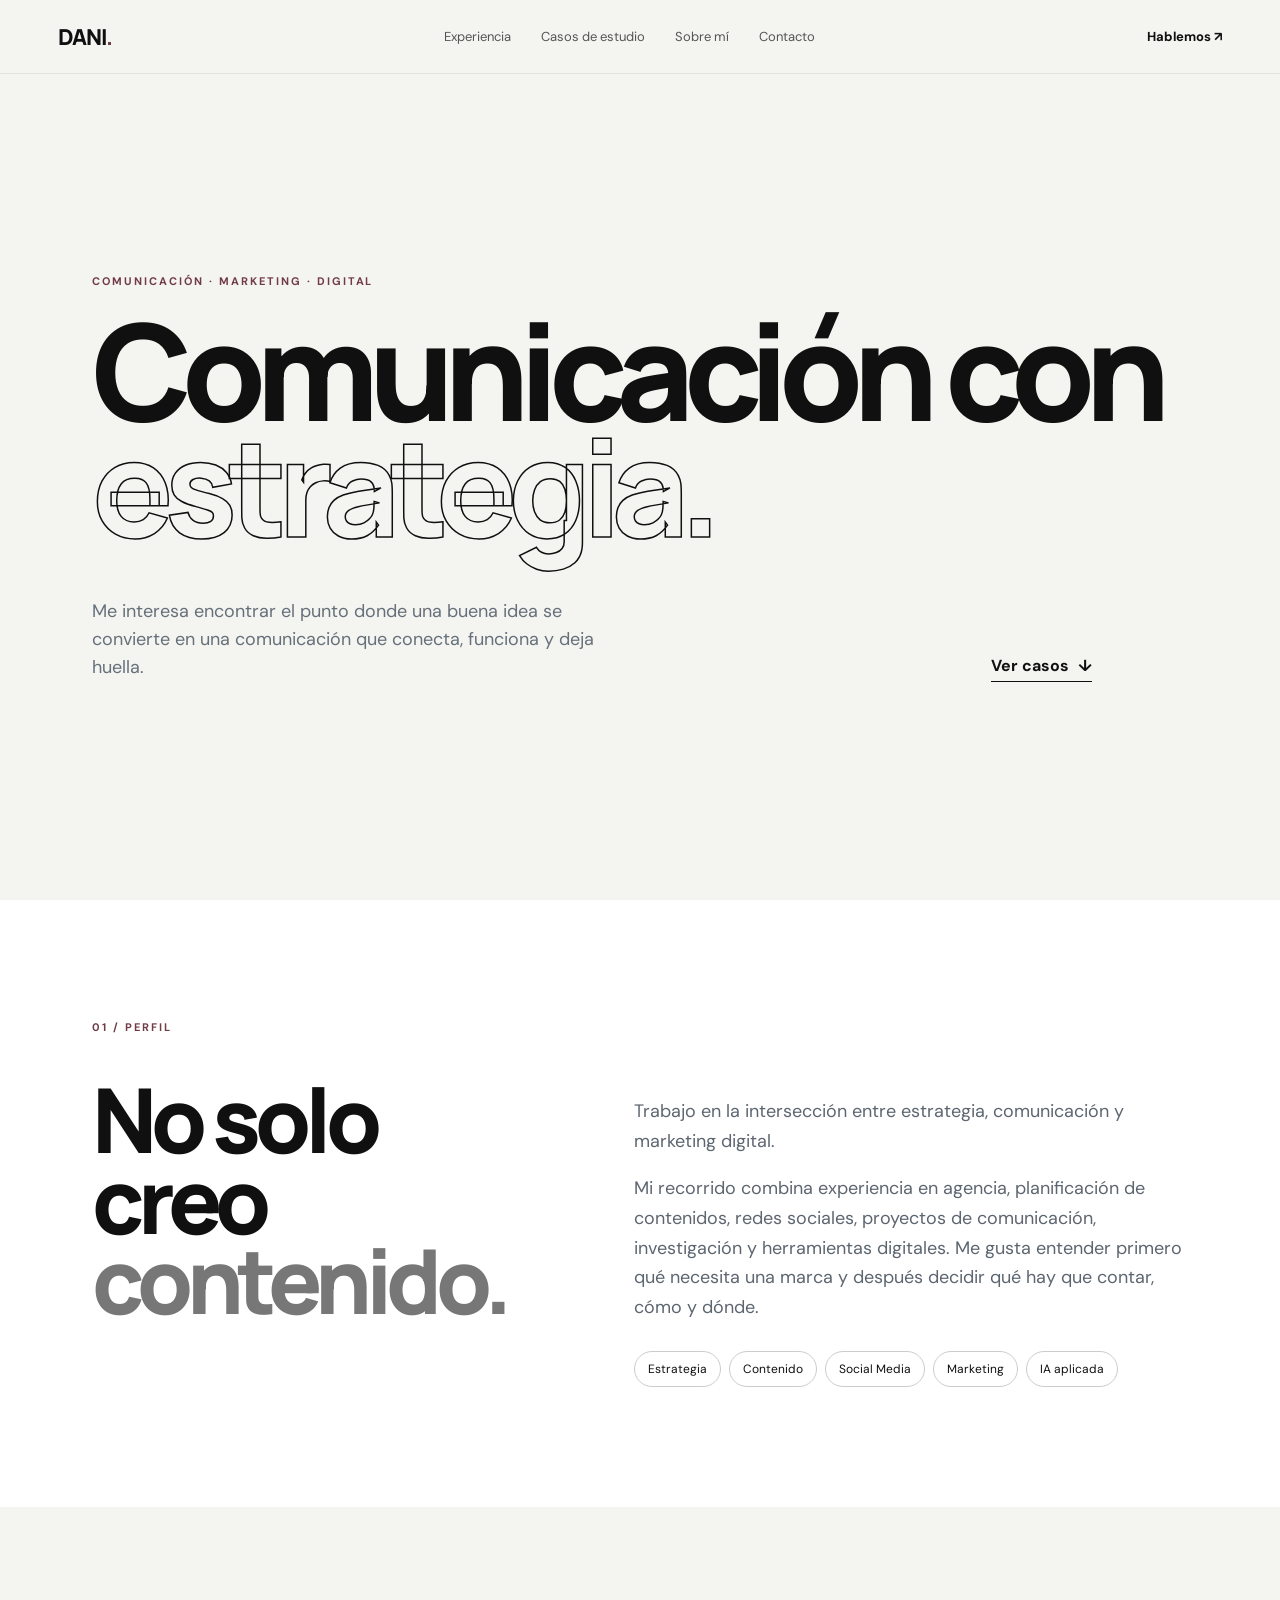
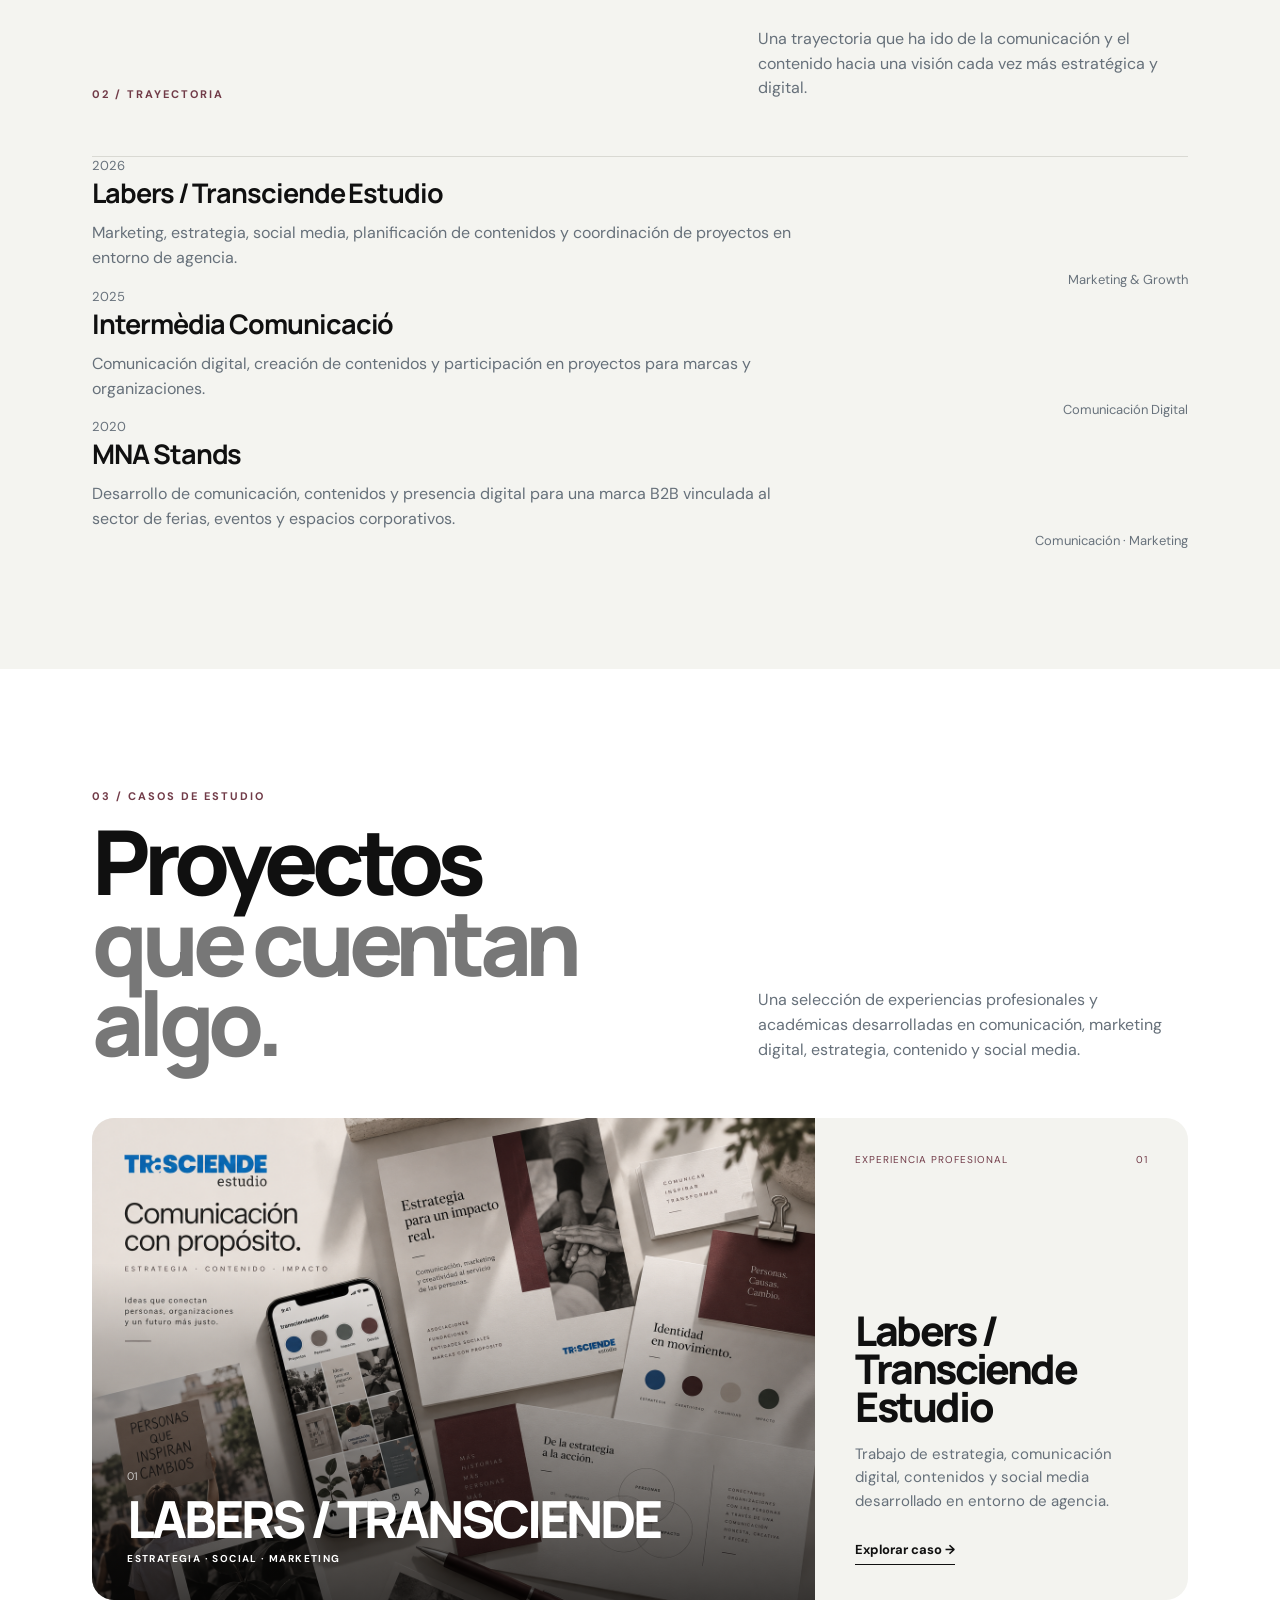
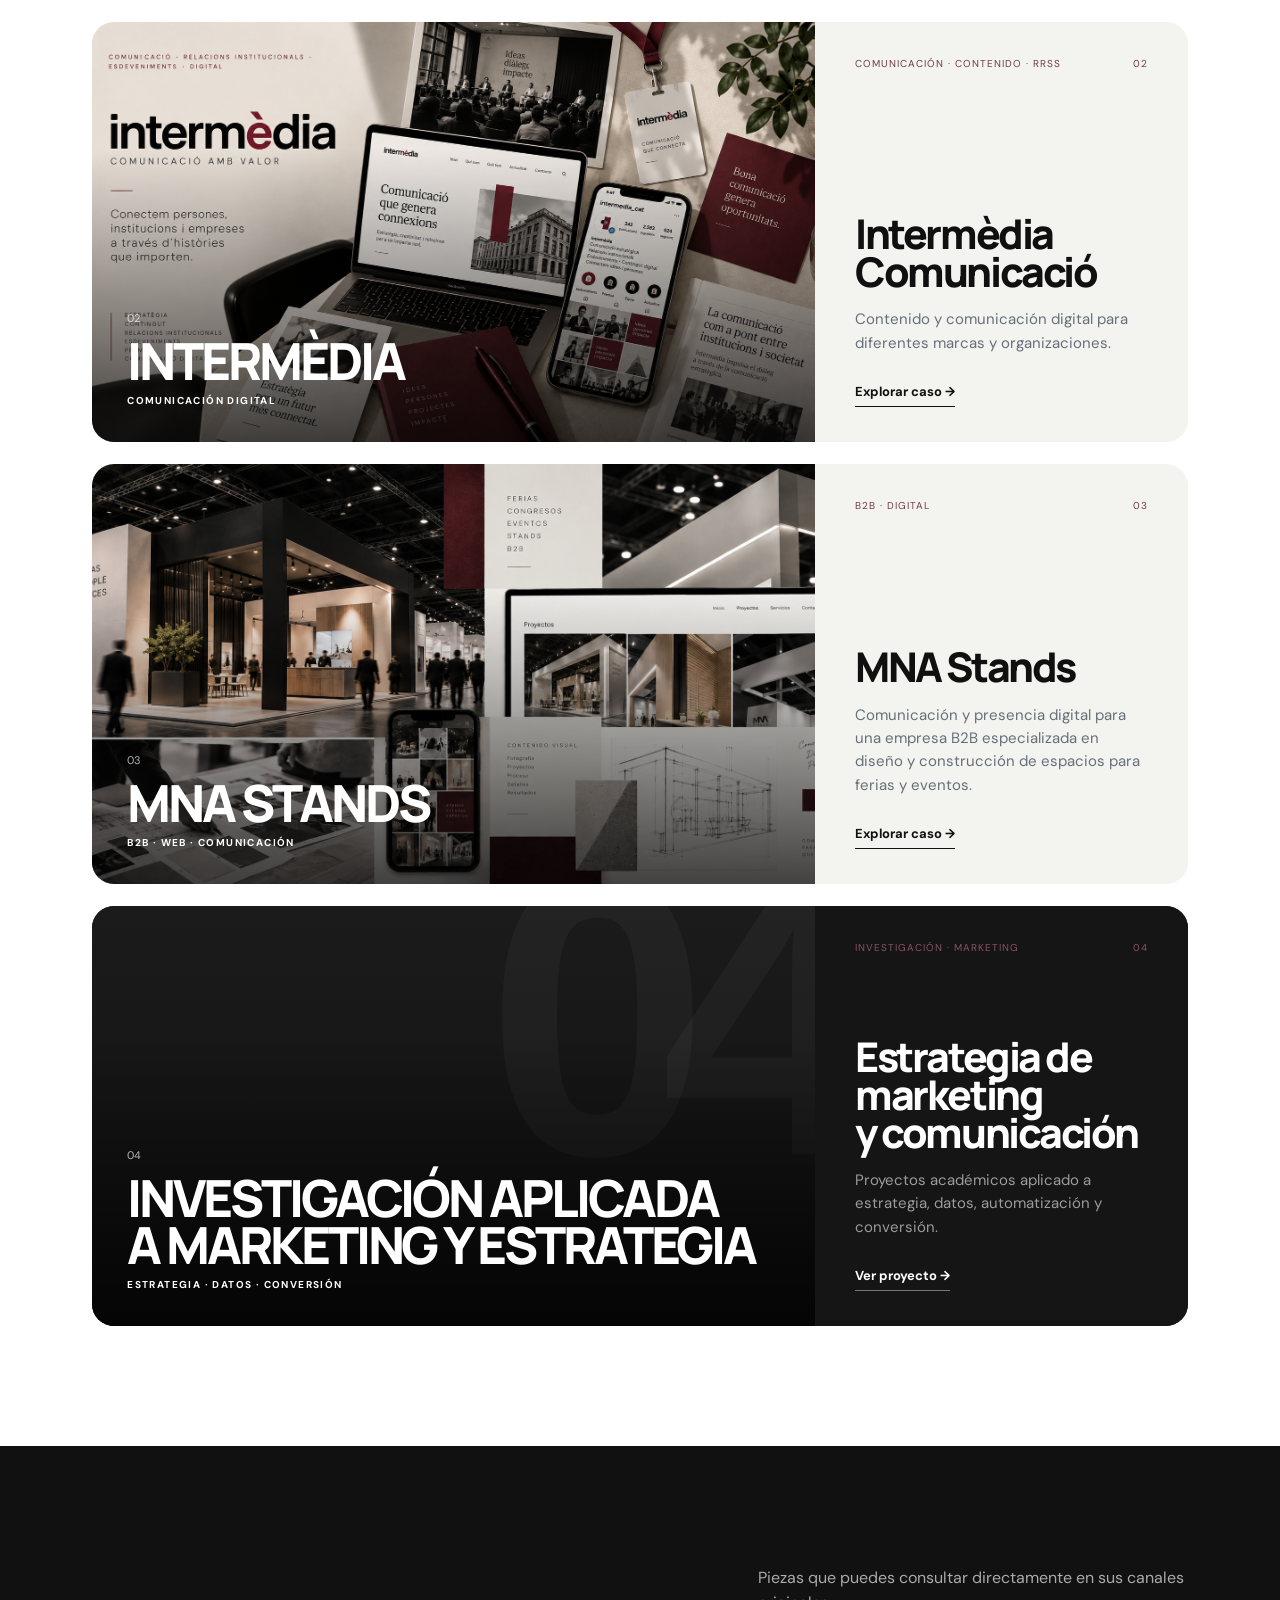
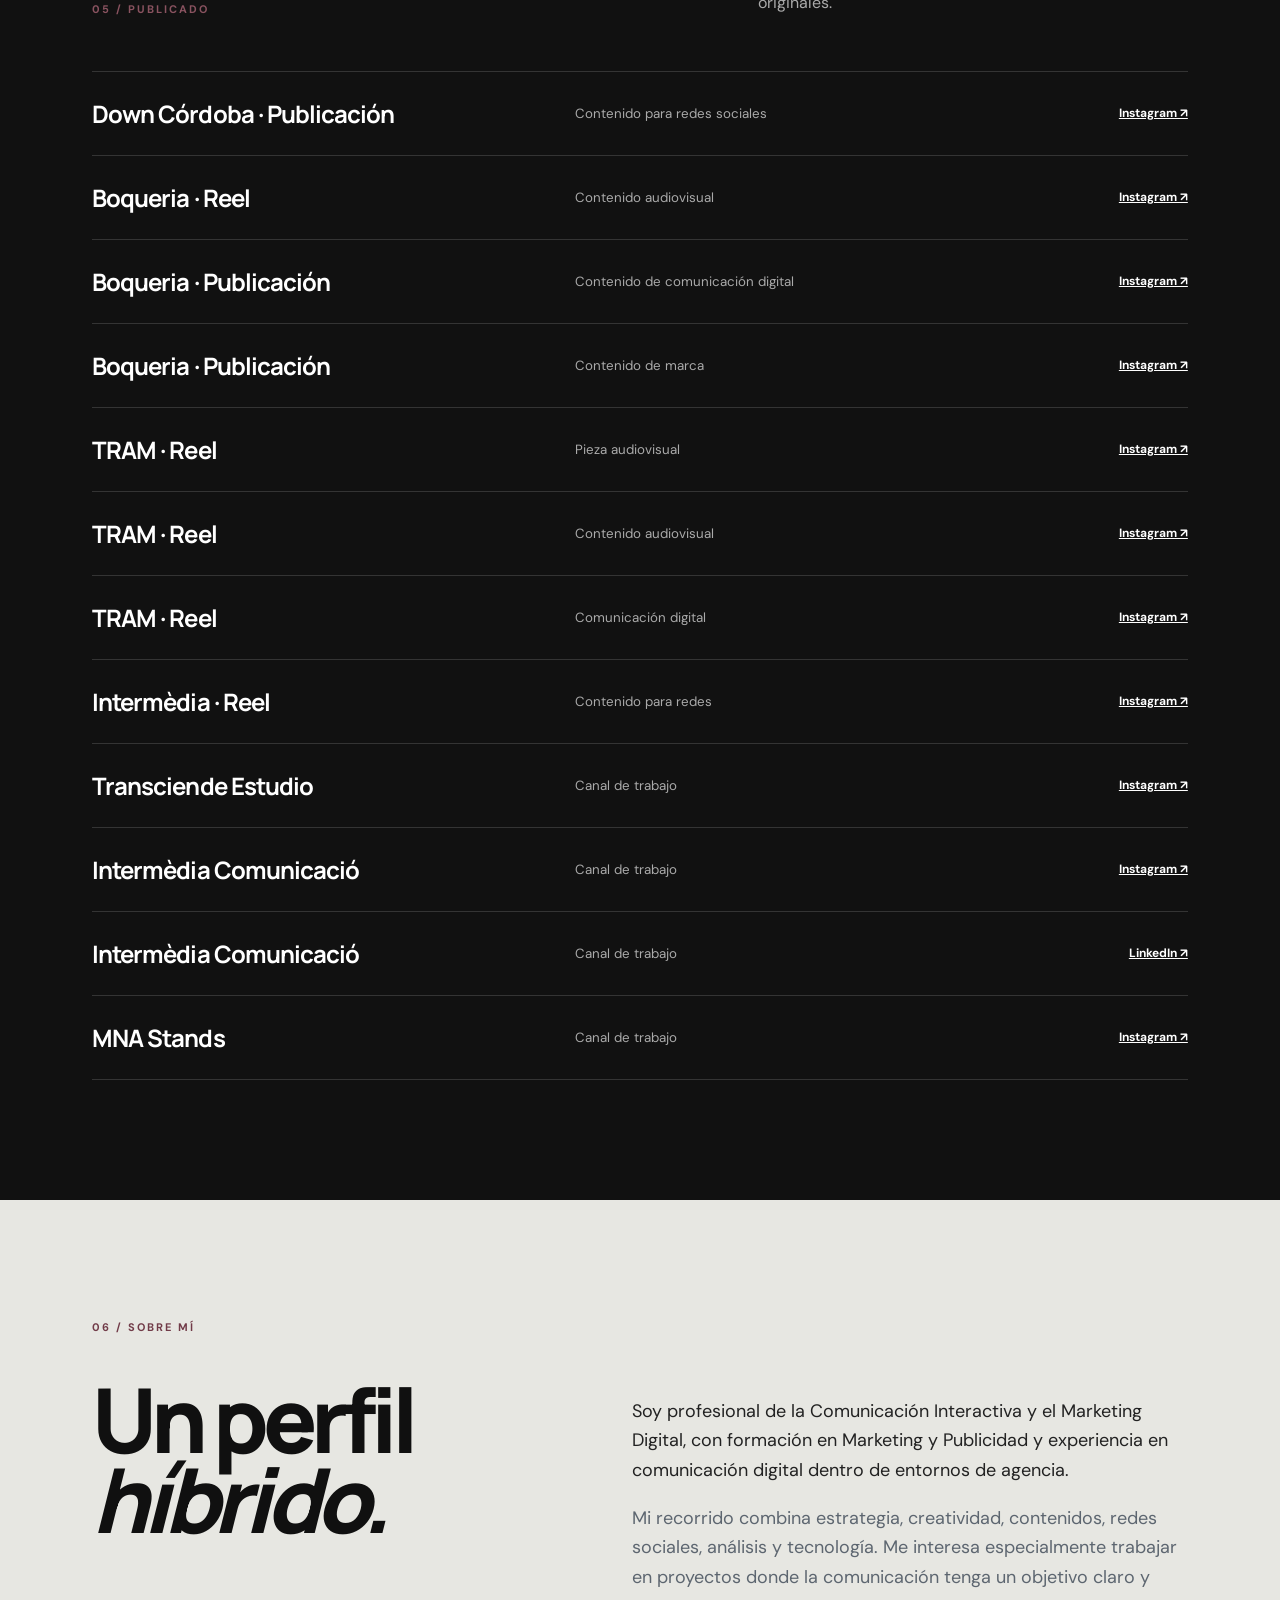
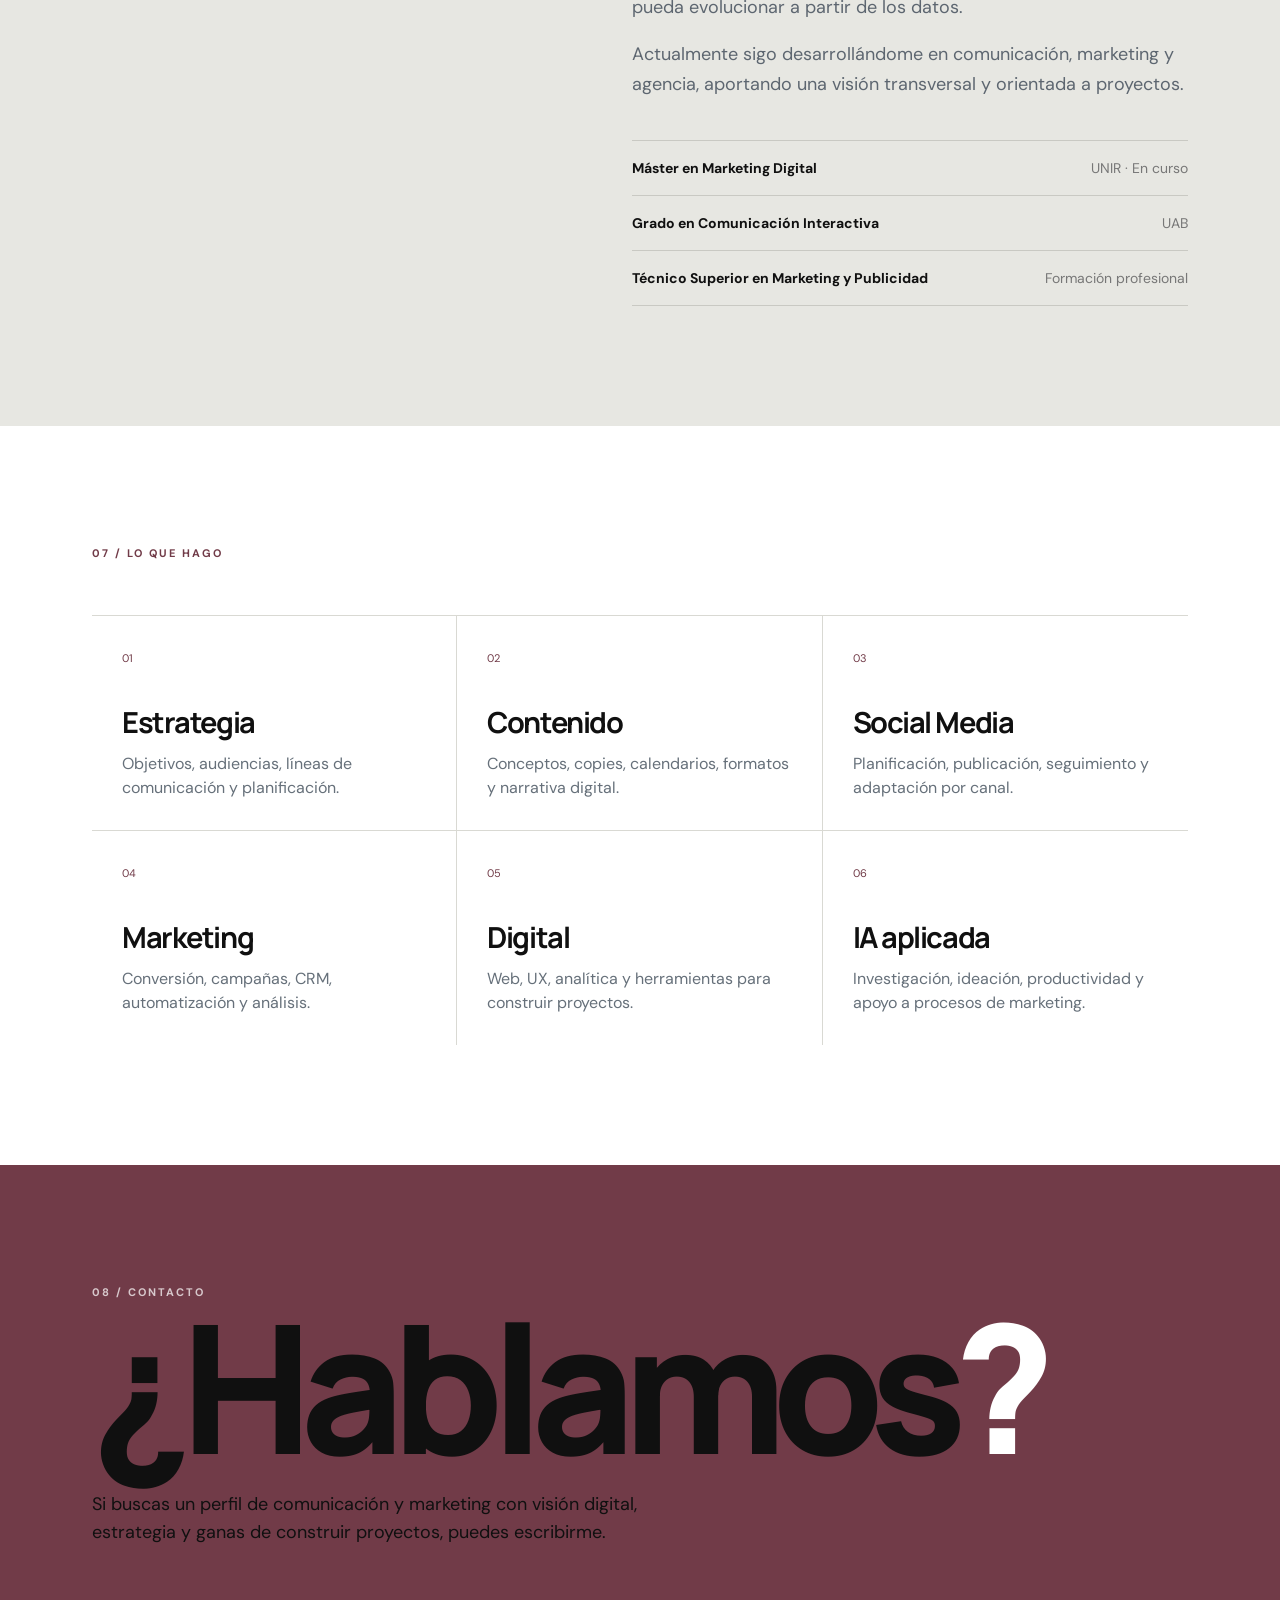
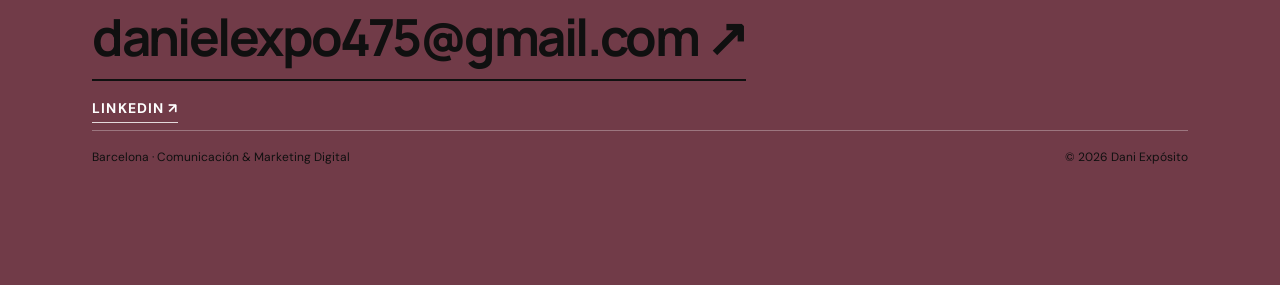
<file: index.html>
<!DOCTYPE html>
<html lang="es">

<head>
  <meta charset="UTF-8">
  <meta name="viewport" content="width=device-width, initial-scale=1.0">

  <meta
    name="description"
    content="Portfolio de Dani Expósito — Comunicación, Marketing Digital, Estrategia y Contenido."
  >

  <title>Dani Expósito — Comunicación & Marketing Digital</title>

  <link rel="preconnect" href="https://fonts.googleapis.com">
  <link rel="preconnect" href="https://fonts.gstatic.com" crossorigin>

  <link
    href="https://fonts.googleapis.com/css2?family=DM+Sans:wght@400;500;600;700&family=Manrope:wght@400;500;600;700;800&display=swap"
    rel="stylesheet"
  >

  <link rel="stylesheet" href="style.css">
</head>


<body>


<!-- =====================================================
     HEADER
     ===================================================== -->

<header class="site-header">

  <a class="brand" href="index.html">
    DANI<span>.</span>
  </a>

  <nav>
    <a href="#experiencia">Experiencia</a>
    <a href="#proyectos">Casos de estudio</a>
    <a href="#sobre-mi">Sobre mí</a>
    <a href="#contacto">Contacto</a>
  </nav>

  <a class="header-contact" href="#contacto">
    Hablemos ↗
  </a>

</header>



<main>


<!-- =====================================================
     HERO
     ===================================================== -->

<section class="hero">

  <div class="hero-kicker">
    COMUNICACIÓN · MARKETING · DIGITAL
  </div>

  <h1>
    Comunicación con<br>
    <em>estrategia.</em>
  </h1>

  <div class="hero-bottom">

    <p>
      Me interesa encontrar el punto donde una buena idea se convierte en una comunicación que conecta, funciona y deja huella.
    </p>

    <a class="arrow-link" href="#proyectos">
      Ver casos <span>↓</span>
    </a>

  </div>

</section>



<!-- =====================================================
     PERFIL
     ===================================================== -->

<section class="intro section">

  <div class="section-label">
    01 / PERFIL
  </div>

  <div class="intro-grid">

    <h2>
      No solo creo<br>
      <span>contenido.</span>
    </h2>

    <div>

      <p class="lead">
        Trabajo en la intersección entre estrategia,
        comunicación y marketing digital.
      </p>

      <p>
        Mi recorrido combina experiencia en agencia,
        planificación de contenidos, redes sociales,
        proyectos de comunicación, investigación y
        herramientas digitales. Me gusta entender
        primero qué necesita una marca y después
        decidir qué hay que contar, cómo y dónde.
      </p>

      <div class="tag-row">
        <span>Estrategia</span>
        <span>Contenido</span>
        <span>Social Media</span>
        <span>Marketing</span>
        <span>IA aplicada</span>
      </div>

    </div>

  </div>

</section>



<!-- =====================================================
     EXPERIENCIA
     ===================================================== -->

<section id="experiencia" class="experience section">

  <div class="section-head">

    <div class="section-label">
      02 / TRAYECTORIA
    </div>

    <p>
      Una trayectoria que ha ido de la comunicación
      y el contenido hacia una visión cada vez más
      estratégica y digital.
    </p>

  </div>


  <div class="experience-list">

    <div class="year">
      2026
    </div>

    <div class="exp-main">

      <h3>
        Labers / Transciende Estudio
      </h3>

      <p>
        Marketing, estrategia, social media,
        planificación de contenidos y coordinación
        de proyectos en entorno de agencia.
      </p>

    </div>

    <div class="exp-role">
      Marketing & Growth
    </div>



    <div class="year">
      2025
    </div>

    <div class="exp-main">

      <h3>
        Intermèdia Comunicació
      </h3>

      <p>
        Comunicación digital, creación de contenidos
        y participación en proyectos para marcas
        y organizaciones.
      </p>

    </div>

    <div class="exp-role">
      Comunicación Digital
    </div>



    <div class="year">
      2020
    </div>

    <div class="exp-main">

      <h3>
        MNA Stands
      </h3>

      <p>
        Desarrollo de comunicación, contenidos y presencia digital para una marca B2B vinculada al sector de ferias, eventos y espacios corporativos.
      </p>

    </div>

    <div class="exp-role">
      Comunicación · Marketing
    </div>

  </div>

</section>



<!-- =====================================================
     CASOS DE ESTUDIO
     ===================================================== -->

<section id="proyectos" class="projects section">


  <div class="section-head">

    <div>

      <div class="section-label">
        03 / CASOS DE ESTUDIO
      </div>

      <h2>
        Proyectos<br>
        <span>que cuentan algo.</span>
      </h2>

    </div>


    <p>
      Una selección de experiencias profesionales y
      académicas desarrolladas en comunicación,
      marketing digital, estrategia, contenido y
      social media.
    </p>

  </div>



  <!-- =================================================
       01 · LABERS / TRANSCIENDE
       ================================================= -->

  <a
    class="case-study"
    href="labers.html"
  >

    <div class="case-study-media">

      <img
        src="trasciende_imagen.png"
        alt="Labers / Transciende Estudio"
        onerror="this.style.display='none'"
      >

      <div class="media-placeholder">

        <small>
          01
        </small>

        <strong>
          LABERS / TRANSCIENDE
        </strong>

        <span>
          ESTRATEGIA · SOCIAL · MARKETING
        </span>

      </div>

    </div>



    <div class="case-study-info">

      <div class="case-study-top">

        <span>
          EXPERIENCIA PROFESIONAL
        </span>

        <b>
          01
        </b>

      </div>


      <div class="case-study-content">

        <h3>
          Labers /<br>
          Transciende Estudio
        </h3>

        <p>
          Trabajo de estrategia, comunicación digital,
          contenidos y social media desarrollado en
          entorno de agencia.
        </p>

        <span class="case-study-link">
          Explorar caso →
        </span>

      </div>

    </div>

  </a>



  <!-- =================================================
       02 · INTERMÈDIA
       ================================================= -->

  <a
    class="case-study"
    href="intermedia.html"
  >

    <div class="case-study-media">

      <img
        src="intermedia_imagen.png"
        alt="Intermèdia Comunicació"
        onerror="this.style.display='none'"
      >

      <div class="media-placeholder">

        <small>
          02
        </small>

        <strong>
          INTERMÈDIA
        </strong>

        <span>
          COMUNICACIÓN DIGITAL
        </span>

      </div>

    </div>



    <div class="case-study-info">

      <div class="case-study-top">

        <span>
          COMUNICACIÓN · CONTENIDO · RRSS
        </span>

        <b>
          02
        </b>

      </div>


      <div class="case-study-content">

        <h3>
          Intermèdia<br>
          Comunicació
        </h3>

        <p>
          Contenido y comunicación digital para
          diferentes marcas y organizaciones.
        </p>

        <span class="case-study-link">
          Explorar caso →
        </span>

      </div>

    </div>

  </a>



  <!-- =================================================
       03 · MNA STANDS
       ================================================= -->

  <a
    class="case-study"
    href="mna-stands.html"
  >

    <div class="case-study-media">

      <img 
        src="mna_imagen.png"
        alt="MNA Stands"
        onerror="this.style.display='none'"
      >

      <div class="media-placeholder">

        <small>
          03
        </small>

        <strong>
          MNA STANDS
        </strong>

        <span>
          B2B · WEB · COMUNICACIÓN
        </span>

      </div>

    </div>



    <div class="case-study-info">

      <div class="case-study-top">

        <span>
          B2B · DIGITAL
        </span>

        <b>
          03
        </b>

      </div>


      <div class="case-study-content">

        <h3>
          MNA Stands
        </h3>

        <p>
          Comunicación y presencia digital para una empresa B2B especializada en diseño y construcción de espacios para ferias y eventos.
        </p>

        <span class="case-study-link">
          Explorar caso →
        </span>

      </div>

    </div>

  </a>



  <!-- =================================================
       04 · TFG / TFM
       ================================================= -->

  <a
    class="case-study case-study-dark"
    href="investigacion.html"
  >

    <div class="case-study-media">

      <div class="media-placeholder">

        <small>
          04
        </small>

        <strong>
          INVESTIGACIÓN APLICADA<br>
          A MARKETING Y ESTRATEGIA
        </strong>

        <span>
          ESTRATEGIA · DATOS · CONVERSIÓN
        </span>

      </div>

    </div>



    <div class="case-study-info">

      <div class="case-study-top">

        <span>
          INVESTIGACIÓN · MARKETING
        </span>

        <b>
          04
        </b>

      </div>


      <div class="case-study-content">

        <h3>
          Estrategia de marketing<br>
          y comunicación
        </h3>

        <p>
          Proyectos académicos aplicado a estrategia,
          datos, automatización y conversión.
        </p>

        <span class="case-study-link">
          Ver proyecto →
        </span>

      </div>

    </div>

  </a>


</section>



<!-- =====================================================
     PUBLICADO
     ===================================================== -->

<section class="publications section dark-section">

  <div class="section-head">

    <div class="section-label">
      05 / PUBLICADO
    </div>

    <p>
      Piezas que puedes consultar directamente
      en sus canales originales.
    </p>

  </div>


  <div class="publication-list">

    <a
      href="https://www.instagram.com/p/DaVOcYaD4kg/?hl=es&img_index=1"
      target="_blank"
      rel="noopener noreferrer"
    >
      <span>Down Córdoba · Publicación</span>
      <small>Contenido para redes sociales</small>
      <b>Instagram ↗</b>
    </a>


    <a
      href="https://www.instagram.com/reel/DHYIHi6IYir/"
      target="_blank"
      rel="noopener noreferrer"
    >
      <span>Boqueria · Reel</span>
      <small>Contenido audiovisual</small>
      <b>Instagram ↗</b>
    </a>


    <a
      href="https://www.instagram.com/p/DJcIIlnoTww/?img_index=8"
      target="_blank"
      rel="noopener noreferrer"
    >
      <span>Boqueria · Publicación</span>
      <small>Contenido de comunicación digital</small>
      <b>Instagram ↗</b>
    </a>


    <a
      href="https://www.instagram.com/p/DGdpDsIo3sz/?img_index=1"
      target="_blank"
      rel="noopener noreferrer"
    >
      <span>Boqueria · Publicación</span>
      <small>Contenido de marca</small>
      <b>Instagram ↗</b>
    </a>


    <a
      href="https://www.instagram.com/reel/DL7uZu2Iaj8/"
      target="_blank"
      rel="noopener noreferrer"
    >
      <span>TRAM · Reel</span>
      <small>Pieza audiovisual</small>
      <b>Instagram ↗</b>
    </a>


    <a
      href="https://www.instagram.com/reel/DHLBnDSotpQ/"
      target="_blank"
      rel="noopener noreferrer"
    >
      <span>TRAM · Reel</span>
      <small>Contenido audiovisual</small>
      <b>Instagram ↗</b>
    </a>


    <a
      href="https://www.instagram.com/reel/DJ8pCB6o3V2/"
      target="_blank"
      rel="noopener noreferrer"
    >
      <span>TRAM · Reel</span>
      <small>Comunicación digital</small>
      <b>Instagram ↗</b>
    </a>


    <a
      href="https://www.instagram.com/reel/DJrk8JqAVp0/"
      target="_blank"
      rel="noopener noreferrer"
    >
      <span>Intermèdia · Reel</span>
      <small>Contenido para redes</small>
      <b>Instagram ↗</b>
    </a>


    <a
      href="https://www.instagram.com/trasciende_estudio/"
      target="_blank"
      rel="noopener noreferrer"
    >
      <span>Transciende Estudio</span>
      <small>Canal de trabajo</small>
      <b>Instagram ↗</b>
    </a>


    <a
      href="https://www.instagram.com/intermediacomunicacio/?hl=es"
      target="_blank"
      rel="noopener noreferrer"
    >
      <span>Intermèdia Comunicació</span>
      <small>Canal de trabajo</small>
      <b>Instagram ↗</b>
    </a>


    <a
      href="https://www.linkedin.com/company/intermedia-comunicacio/"
      target="_blank"
      rel="noopener noreferrer"
    >
      <span>Intermèdia Comunicació</span>
      <small>Canal de trabajo</small>
      <b>LinkedIn ↗</b>
    </a>


    <a
      href="https://www.instagram.com/mnastands/?hl=es"
      target="_blank"
      rel="noopener noreferrer"
    >
      <span>MNA Stands</span>
      <small>Canal de trabajo</small>
      <b>Instagram ↗</b>
    </a>

  </div>

</section>



<!-- =====================================================
     SOBRE MÍ
     ===================================================== -->

<section id="sobre-mi" class="about section">

  <div class="section-label">
    06 / SOBRE MÍ
  </div>


  <div class="about-grid">

    <h2>
      Un perfil<br>
      <em>híbrido.</em>
    </h2>


    <div class="about-copy">

      <p class="lead">
        Soy profesional de la Comunicación Interactiva
        y el Marketing Digital, con formación en Marketing
        y Publicidad y experiencia en comunicación digital
        dentro de entornos de agencia.
      </p>


      <p>
        Mi recorrido combina estrategia, creatividad,
        contenidos, redes sociales, análisis y tecnología.
        Me interesa especialmente trabajar en proyectos
        donde la comunicación tenga un objetivo claro y
        pueda evolucionar a partir de los datos.
      </p>


      <p>
        Actualmente sigo desarrollándome en comunicación,
        marketing y agencia, aportando una visión transversal
        y orientada a proyectos.
      </p>


      <div class="education">

        <div>
          <strong>
            Máster en Marketing Digital
          </strong>

          <span>
            UNIR · En curso
          </span>
        </div>


        <div>
          <strong>
            Grado en Comunicación Interactiva
          </strong>

          <span>
            UAB
          </span>
        </div>


        <div>
          <strong>
            Técnico Superior en Marketing y Publicidad
          </strong>

          <span>
            Formación profesional
          </span>
        </div>

      </div>

    </div>

  </div>

</section>



<!-- =====================================================
     SKILLS
     ===================================================== -->

<section class="skills section">

  <div class="section-label">
    07 / LO QUE HAGO
  </div>


  <div class="skills-grid">

    <div>
      <span>01</span>
      <h3>Estrategia</h3>
      <p>
        Objetivos, audiencias, líneas de comunicación
        y planificación.
      </p>
    </div>


    <div>
      <span>02</span>
      <h3>Contenido</h3>
      <p>
        Conceptos, copies, calendarios, formatos
        y narrativa digital.
      </p>
    </div>


    <div>
      <span>03</span>
      <h3>Social Media</h3>
      <p>
        Planificación, publicación, seguimiento
        y adaptación por canal.
      </p>
    </div>


    <div>
      <span>04</span>
      <h3>Marketing</h3>
      <p>
        Conversión, campañas, CRM, automatización
        y análisis.
      </p>
    </div>


    <div>
      <span>05</span>
      <h3>Digital</h3>
      <p>
        Web, UX, analítica y herramientas para
        construir proyectos.
      </p>
    </div>


    <div>
      <span>06</span>
      <h3>IA aplicada</h3>
      <p>
        Investigación, ideación, productividad
        y apoyo a procesos de marketing.
      </p>
    </div>

  </div>

</section>



<!-- =====================================================
     CONTACTO
     ===================================================== -->

<section id="contacto" class="contact section">

  <div class="section-label">
    08 / CONTACTO
  </div>


  <h2>
    ¿Hablamos<span>?</span>
  </h2>


  <p>
    Si buscas un perfil de comunicación y marketing
    con visión digital, estrategia y ganas de construir
    proyectos, puedes escribirme.
  </p>


  <div class="contact-links">

    <a
      href="mailto:danieleexp@gmail.com"
      class="contact-email"
    >
      danielexpo475@gmail.com ↗
    </a>


    <!-- CAMBIA ESTE ENLACE POR TU LINKEDIN -->

    <a
      href="https://www.linkedin.com/in/daniel-exp%C3%B3sito-p%C3%A9rez-a4a863181/"
      class="contact-linkedin"
      target="_blank"
      rel="noopener noreferrer"
    >
      LinkedIn ↗
    </a>

  </div>


  <div class="contact-footer">

    <span>
      Barcelona · Comunicación & Marketing Digital
    </span>

    <span>
      © 2026 Dani Expósito
    </span>

  </div>

</section>


</main>



<script src="script.js"></script>

</body>
</html>
</file>
<file: style.css>
:root{
  --bg:#f4f4f0;
  --paper:#ffffff;
    
  --ink:#101010;
  --muted:#66707a;
  --line:#d9d9d3;

  --acid:#713B48;
  --acid-dark:#5E303C;
  --acid-light:#8A5360;

  --dark:#111;

  --radius:22px;
}


/* =========================================================
   RESET
   ========================================================= */

*{
  box-sizing:border-box;
}

html{
  scroll-behavior:smooth;
}

body{
  margin:0;
  background:var(--bg);
  color:var(--ink);

  font-family:"DM Sans", Arial, sans-serif;

  -webkit-font-smoothing:antialiased;
  text-rendering:optimizeLegibility;
}

a{
  color:inherit;
  text-decoration:none;
}

img{
  max-width:100%;
}

button,
input,
textarea,
select{
  font:inherit;
}


/* =========================================================
   HEADER
   ========================================================= */

.site-header{
  position:sticky;
  top:0;
  z-index:50;

  height:74px;

  padding:0 4.5vw;

  display:flex;
  align-items:center;
  justify-content:space-between;

  background:rgba(244,244,240,.94);

  border-bottom:1px solid rgba(16,16,16,.07);
}

.brand{
  font-family:Manrope, sans-serif;

  font-weight:800;
  font-size:22px;

  letter-spacing:-.06em;
}

.brand span{
  color:var(--acid);
}

.site-header nav{
  display:flex;
  gap:30px;

  font-size:13px;
  color:#555;
}

.site-header nav a{
  transition:color .2s ease;
}

.site-header nav a:hover{
  color:var(--acid);
}

.header-contact{
  font-weight:700;
  font-size:13px;

  transition:color .2s ease;
}

.header-contact:hover{
  color:var(--acid);
}


/* =========================================================
   SECTIONS
   ========================================================= */

.section{
  padding:120px 7.2vw;
}

.section-label,
.eyebrow{
  font-size:11px;

  letter-spacing:.18em;

  font-weight:700;

  color:var(--acid);

  text-transform:uppercase;
}


/* =========================================================
   HERO
   ========================================================= */

.hero{
  min-height:calc(100vh - 74px);

  padding:8vh 7.2vw 10vh;

  display:flex;
  flex-direction:column;
  justify-content:center;

  position:relative;
}

.hero-kicker{
  font-size:11px;

  letter-spacing:.18em;

  font-weight:700;

  margin-bottom:24px;

  color:var(--acid);
}

.hero h1{
  font:800 clamp(68px,10.5vw,170px)/.86 Manrope,sans-serif;

  letter-spacing:-.075em;

  margin:0;

  max-width:1200px;
}

.hero h1 em{
  font-style:normal;

  -webkit-text-stroke:1.5px var(--ink);

  color:transparent;
}

.hero-bottom{
  display:flex;

  justify-content:space-between;
  align-items:flex-end;

  gap:40px;

  max-width:1000px;

  margin-top:55px;
}

.hero-bottom p{
  max-width:520px;

  color:var(--muted);

  font-size:18px;

  line-height:1.55;

  margin:0;
}

.arrow-link{
  font-weight:700;

  border-bottom:1px solid var(--ink);

  padding-bottom:5px;

  white-space:nowrap;
}

.arrow-link span{
  margin-left:5px;
}


/* =========================================================
   INTRO
   ========================================================= */

.intro{
  background:var(--paper);
}

.intro-grid,
.about-grid{
  display:grid;

  grid-template-columns:1fr 1.35fr;

  gap:10vw;

  margin-top:45px;
}

h2{
  font:800 clamp(52px,7vw,104px)/.9 Manrope,sans-serif;

  letter-spacing:-.07em;

  margin:0;
}

h2 span{
  color:#777;
}

.lead{
  font-size:25px;

  line-height:1.35;

  color:#242424;
}

.intro p,
.about-copy p{
  font-size:18px;

  line-height:1.65;

  color:#5d6670;
}

.tag-row{
  display:flex;

  flex-wrap:wrap;

  gap:8px;

  margin-top:28px;
}

.tag-row span{
  border:1px solid #ccc;

  padding:9px 13px;

  border-radius:100px;

  font-size:12px;
}


/* =========================================================
   SECTION HEAD
   ========================================================= */

.section-head{
  display:flex;

  justify-content:space-between;

  gap:50px;

  align-items:flex-end;

  margin-bottom:55px;
}

.section-head > p{
  max-width:430px;

  color:var(--muted);

  font-size:16px;

  line-height:1.55;

  margin:0;
}


/* =========================================================
   EXPERIENCIA
   ========================================================= */

.experience-list{
  border-top:1px solid var(--line);
}

.experience-item{
  display:grid;

  grid-template-columns:150px 1fr 210px;

  gap:35px;

  padding:38px 0;

  border-bottom:1px solid var(--line);

  align-items:start;
}

.experience-item:hover{
 background:rgba(113,59,72,.08);
}

.year,
.exp-role{
  font-size:13px;

  color:#68727c;
}

.exp-role{
  text-align:right;
}

.exp-main h3{
  font:700 27px Manrope,sans-serif;

  margin:0 0 10px;

  letter-spacing:-.04em;
}

.exp-main h3 span{
  font-size:17px;

  color:var(--acid);
}

.exp-main p{
  margin:0;

  max-width:720px;

  color:var(--muted);

  font-size:16px;

  line-height:1.55;
}


/* =========================================================
   CASOS DE ESTUDIO
   Todos los casos tienen la misma estructura:
   VISUAL | INFORMACIÓN
   ========================================================= */

.projects{
  background:var(--paper);
}

.projects > .section-head h2{
  margin-top:18px;
}


/* =========================================================
   CASE STUDY
   ========================================================= */

.case-study{
  display:grid;

  grid-template-columns:1.65fr .85fr;

  min-height:420px;

  margin-top:22px;

  background:#f3f3ef;

  border-radius:var(--radius);

  overflow:hidden;

  color:var(--ink);

  text-decoration:none;
}


/* =========================================================
   CASE STUDY — MEDIA
   ========================================================= */

.case-study-media{
  position:relative;

  min-height:420px;

  overflow:hidden;

  background:#dcdcd9;
}

.case-study-media img{
  width:100%;
  height:100%;

  display:block;

  object-fit:cover;
}


/* Placeholder */

.case-study-media .media-placeholder{
  position:absolute;

  inset:0;

  display:flex;

  flex-direction:column;

  justify-content:flex-end;

  padding:35px;

  background:
    linear-gradient(
      180deg,
      transparent 30%,
      rgba(0,0,0,.72)
    );

  color:#fff;
}

.case-study-media .media-placeholder small{
  margin-bottom:12px;

  font-size:11px;

  opacity:.7;
}

.case-study-media .media-placeholder strong{
  font:800 clamp(32px,4vw,58px)/.92 Manrope,sans-serif;

  letter-spacing:-.06em;
}

.case-study-media .media-placeholder span{
  margin-top:10px;

  font-size:10px;

  font-weight:700;

  letter-spacing:.14em;
}


/* =========================================================
   CASE STUDY — INFO
   ========================================================= */

.case-study-info{
  padding:35px 40px;

  display:flex;

  flex-direction:column;

  justify-content:space-between;
}

.case-study-top{
  display:flex;

  justify-content:space-between;

  align-items:flex-start;

  color:var(--acid);

  font-size:10px;

  letter-spacing:.1em;

  text-transform:uppercase;
}

.case-study-top b{
  font-weight:400;
}

.case-study-content{
  max-width:470px;
}

.case-study-content h3{
  margin:0 0 18px;

  font:800 clamp(34px,3.2vw,52px)/.92 Manrope,sans-serif;

  letter-spacing:-.06em;
}

.case-study-content p{
  margin:0;

  color:var(--muted);

  font-size:15px;

  line-height:1.55;
}

.case-study-link{
  display:inline-block;

  margin-top:28px;

  padding-bottom:6px;

  border-bottom:1px solid var(--ink);

  font-size:13px;

  font-weight:700;
}


/* =========================================================
   TFG / TFM
   ========================================================= */

.case-study-dark{
  background:#151515;

  color:#fff;
}

.case-study-dark .case-study-info{
  background:#151515;
}

.case-study-dark .case-study-top{
  color:var(--acid-light);
}

.case-study-dark .case-study-content p{
  color:#9c9c9c;
}

.case-study-dark .case-study-link{
  color:#fff;

  border-color:#777;
}

.case-study-dark .case-study-media{
  background:
    linear-gradient(
      180deg,
      #1b1b1b 0%,
      #151515 55%,
      #101010 100%
    );
}

.case-study-dark .case-study-media::before{
  content:"04";

  position:absolute;

  right:-20px;
  top:-90px;

  font-family:Arial,Helvetica,sans-serif;

  font-size:400px;

  font-weight:700;

  line-height:1;

  letter-spacing:-.12em;

  color:rgba(255,255,255,.035);

  pointer-events:none;
}


/* =========================================================
   AUDIOVISUAL
   ========================================================= */

.showcase{
  background:#e8e8e3;
}

.video-grid{
  display:grid;

  grid-template-columns:1fr 1fr;

  gap:25px;
}

.video-card{
  background:#111;

  color:#fff;

  border-radius:var(--radius);

  overflow:hidden;
}

.video-frame{
  aspect-ratio:16/10;

  background:#1b1b1b;

  position:relative;
}

.video-frame video{
  width:100%;
  height:100%;

  object-fit:cover;

  display:block;
}

.video-fallback{
  position:absolute;

  inset:0;

  display:flex;

  align-items:center;
  justify-content:center;

  color:#888;

  font-size:13px;

  pointer-events:none;
}

.video-caption{
  display:flex;

  justify-content:space-between;

  padding:18px 22px;

  font-size:12px;

  letter-spacing:.08em;
}

.video-caption a{
  text-decoration:underline;
}


/* =========================================================
   PUBLICACIONES
   ========================================================= */

.dark-section{
  background:#111;

  color:#fff;
}

.dark-section .section-label{
  color:var(--acid-light);
}

.dark-section .section-head p{
  color:#aaa;
}

.publication-list{
  border-top:1px solid #343434;
}

.publication-list a{
  display:grid;

  grid-template-columns:1fr 1fr 130px;

  gap:20px;

  padding:25px 0;

  border-bottom:1px solid #343434;

  align-items:center;
}

.publication-list a:hover{
  background:rgba(255,255,255,.025);
}

.publication-list span{
  font:700 24px Manrope,sans-serif;

  letter-spacing:-.04em;
}

.publication-list small{
  color:#aaa;
}

.publication-list b{
  font-size:12px;

  text-align:right;

  text-decoration:underline;
}


/* =========================================================
   SOBRE MÍ
   ========================================================= */

.about{
  background:#e7e7e2;
}

.about-copy .lead{
  color:#222;
}

.education{
  margin-top:40px;

  border-top:1px solid #c9c9c3;
}

.education div{
  display:flex;

  justify-content:space-between;

  padding:18px 0;

  border-bottom:1px solid #c9c9c3;

  font-size:14px;
}

.education span{
  color:#777;
}


/* =========================================================
   SKILLS
   ========================================================= */

.skills{
  background:#fff;
}

.skills-grid{
  display:grid;

  grid-template-columns:repeat(3,1fr);

  margin-top:55px;
}

.skills-grid div{
  padding:30px;

  border-top:1px solid var(--line);

  border-right:1px solid var(--line);
}

.skills-grid div:nth-child(3n){
  border-right:0;
}

.skills-grid span{
  font-size:11px;

  color:var(--acid);
}

.skills-grid h3{
  font:700 29px Manrope,sans-serif;

  letter-spacing:-.05em;

  margin:35px 0 10px;
}

.skills-grid p{
  color:var(--muted);

  line-height:1.5;

  margin:0;
}


/* =========================================================
   CONTACTO
   ========================================================= */

.contact{
  background:var(--acid);

  min-height:80vh;

  display:flex;

  flex-direction:column;

  justify-content:space-between;
}

.contact .section-label{
  color:rgba(255,255,255,.72);
}

.contact h2{
  font-size:clamp(80px,14vw,200px);
}

.contact h2 span{
  color:#fff;
}

.contact > p{
  max-width:560px;

  font-size:18px;

  line-height:1.55;
}


/* =========================================================
   CONTACT LINKS
   ========================================================= */

.contact-links{
  display:flex;

  flex-direction:column;

  align-items:flex-start;

  gap:18px;

  margin-top:30px;
}

.contact-email{
  font:700 clamp(25px,4vw,55px) Manrope,sans-serif;

  letter-spacing:-.05em;

  border-bottom:2px solid;

  padding-bottom:8px;
}

.contact-linkedin{
  display:inline-block;

  font-size:14px;

  font-weight:700;

  letter-spacing:.08em;

  text-transform:uppercase;

  border-bottom:1px solid rgba(255,255,255,.8);

  padding-bottom:5px;

  color:#fff;
}

.contact-linkedin:hover{
  color:#fff;

  border-color:#fff;
}

.contact-footer{
  display:flex;

  justify-content:space-between;

  border-top:1px solid rgba(255,255,255,.3);

  padding-top:18px;

  font-size:12px;
}


/* =========================================================
   SELECCIÓN DE TEXTO
   ========================================================= */

::selection{
  background:var(--acid);

  color:#fff;
}


/* =========================================================
   TABLET
   ========================================================= */

@media(max-width:900px){

  .site-header nav{
    display:none;
  }

  .section{
    padding:80px 6vw;
  }

  .hero{
    padding-left:6vw;
    padding-right:6vw;
  }

  .hero h1{
    font-size:18vw;
  }

  .hero-bottom,
  .section-head{
    display:block;
  }

  .hero-bottom p{
    margin-bottom:30px;
  }

  .intro-grid,
  .about-grid{
    grid-template-columns:1fr;

    gap:50px;
  }

  .experience-item{
    grid-template-columns:80px 1fr;
  }

  .exp-role{
    display:none;
  }

  /*
     Casos de estudio:
     seguimos manteniendo VISUAL | INFO
     en tablet, pero reducimos proporciones.
  */

  .case-study{
    grid-template-columns:1.25fr .75fr;

    min-height:360px;
  }

  .case-study-media{
    min-height:360px;
  }

  .case-study-info{
    padding:28px;
  }

  .case-study-content h3{
    font-size:40px;
  }

  .video-grid{
    grid-template-columns:1fr;
  }

  .skills-grid{
    grid-template-columns:1fr 1fr;
  }

  .skills-grid div:nth-child(3n){
    border-right:1px solid var(--line);
  }

  .skills-grid div:nth-child(2n){
    border-right:0;
  }

  .publication-list a{
    grid-template-columns:1fr 110px;
  }

  .publication-list small{
    display:none;
  }

}


/* =========================================================
   MÓVIL
   ========================================================= */

@media(max-width:600px){

  .site-header{
    padding:0 5vw;
  }

  .header-contact{
    display:none;
  }

  .hero{
    min-height:85vh;
  }

  .hero h1{
    font-size:18vw;
  }

  .hero-bottom p{
    font-size:16px;
  }

  .section{
    padding:70px 5vw;
  }

  h2{
    font-size:56px;
  }

  /*
     En móvil cada caso pasa a vertical.
  */

  .case-study{
    grid-template-columns:1fr;

    min-height:0;
  }

  .case-study-media{
    min-height:300px;
  }

  .case-study-info{
    min-height:300px;

    padding:28px;
  }

  .case-study-content h3{
    font-size:38px;
  }

  .case-study-media .media-placeholder{
    padding:28px;
  }

  .case-study-media .media-placeholder strong{
    font-size:38px;
  }

  .skills-grid{
    grid-template-columns:1fr;
  }

  .skills-grid div,
  .skills-grid div:nth-child(3n),
  .skills-grid div:nth-child(2n){
    border-right:0;
  }

  .publication-list span{
    font-size:18px;
  }

  .contact h2{
    font-size:22vw;
  }

  .contact-email{
    font-size:25px;
  }

  .contact-footer{
    display:block;
  }

  .contact-footer span{
    display:block;

    margin-top:8px;
  }

}
</file>
